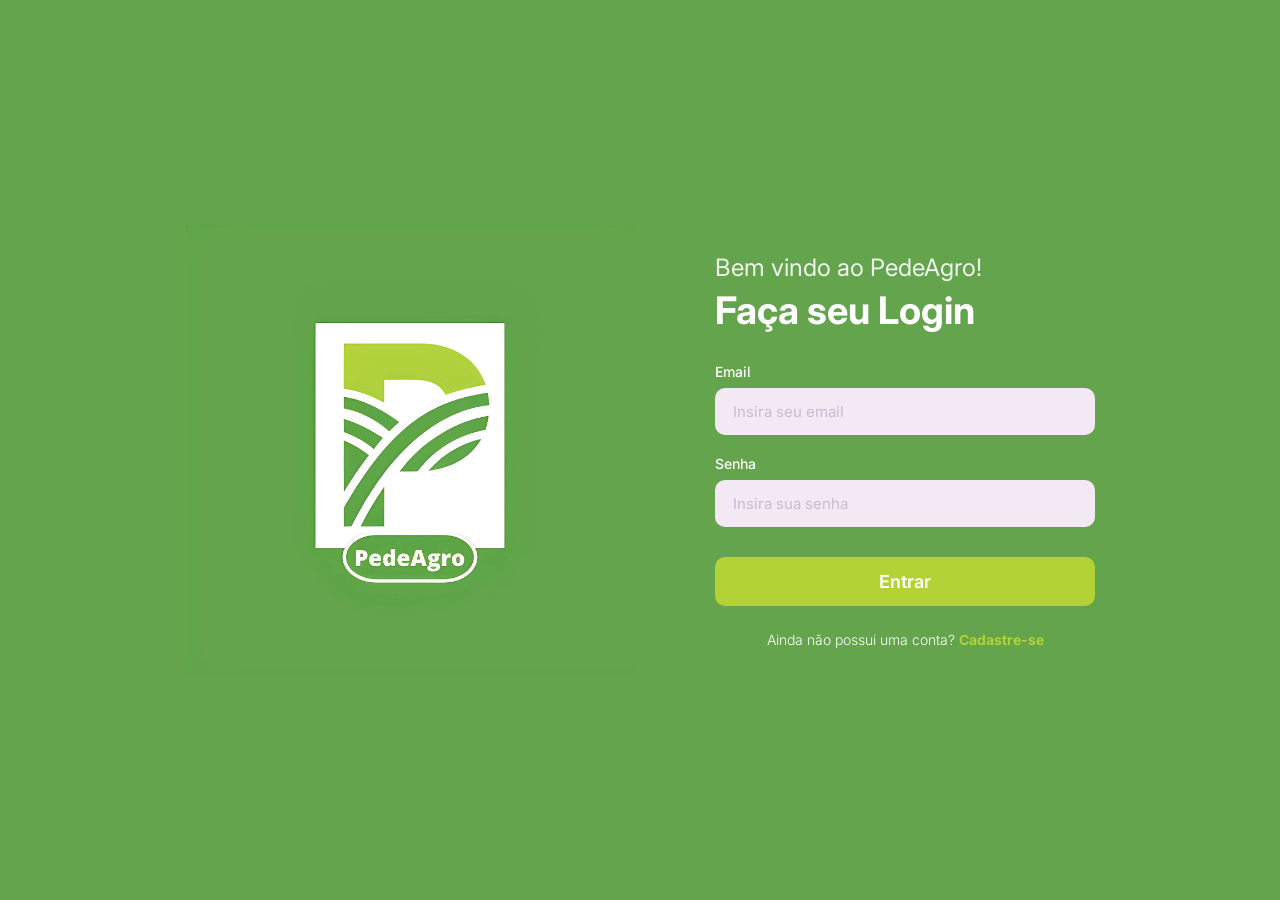
<file: PedeAgro/login.html>
<!DOCTYPE html>
<html lang="pt-br">
<head>
    <meta charset="UTF-8">
    <meta name="viewport" content="width=device-width, initial-scale=1.0">
    <title>PedeAgro - Login</title>
    <!-- Fontes e Ícones -->
    <link href="https://fonts.googleapis.com/css2?family=Inter:wght@300;400;500;600;700&display=swap" rel="stylesheet">
    <link href="https://cdnjs.cloudflare.com/ajax/libs/font-awesome/6.0.0/css/all.min.css" rel="stylesheet">
    <link rel="stylesheet" href="login.css">
</head>
<body>

    <div id="login-screen">
        <div class="login-wrapper">
            
            <!-- Lado Esquerdo: Logo Realizada -->
            <div class="login-logo-side">
                <img src="Logo 1.png" alt="Logo PedeAgro" class="main-logo-img">
            </div>

            <!-- Lado Direito: Formulário -->
            <div class="login-form-side">
                <h2>Bem vindo ao PedeAgro!</h2>
                <h1>Faça seu Login</h1>
                
                <form action="telainicial.html">
                    <div class="form-group">
                        <label>Email</label>
                        <input type="email" placeholder="Insira seu email" class="login-input" required>
                    </div>
                    
                    <div class="form-group">
                        <label>Senha</label>
                        <input type="password" placeholder="Insira sua senha" class="login-input" required>
                    </div>
                    
                    <button type="submit" class="btn-entrar">Entrar</button>
                    
                    <p class="signup-text">
                        Ainda não possui uma conta? <a href="#">Cadastre-se</a>
                    </p>
                </form>
            </div>
        </div>
    </div>

</body>
</html>
</file>
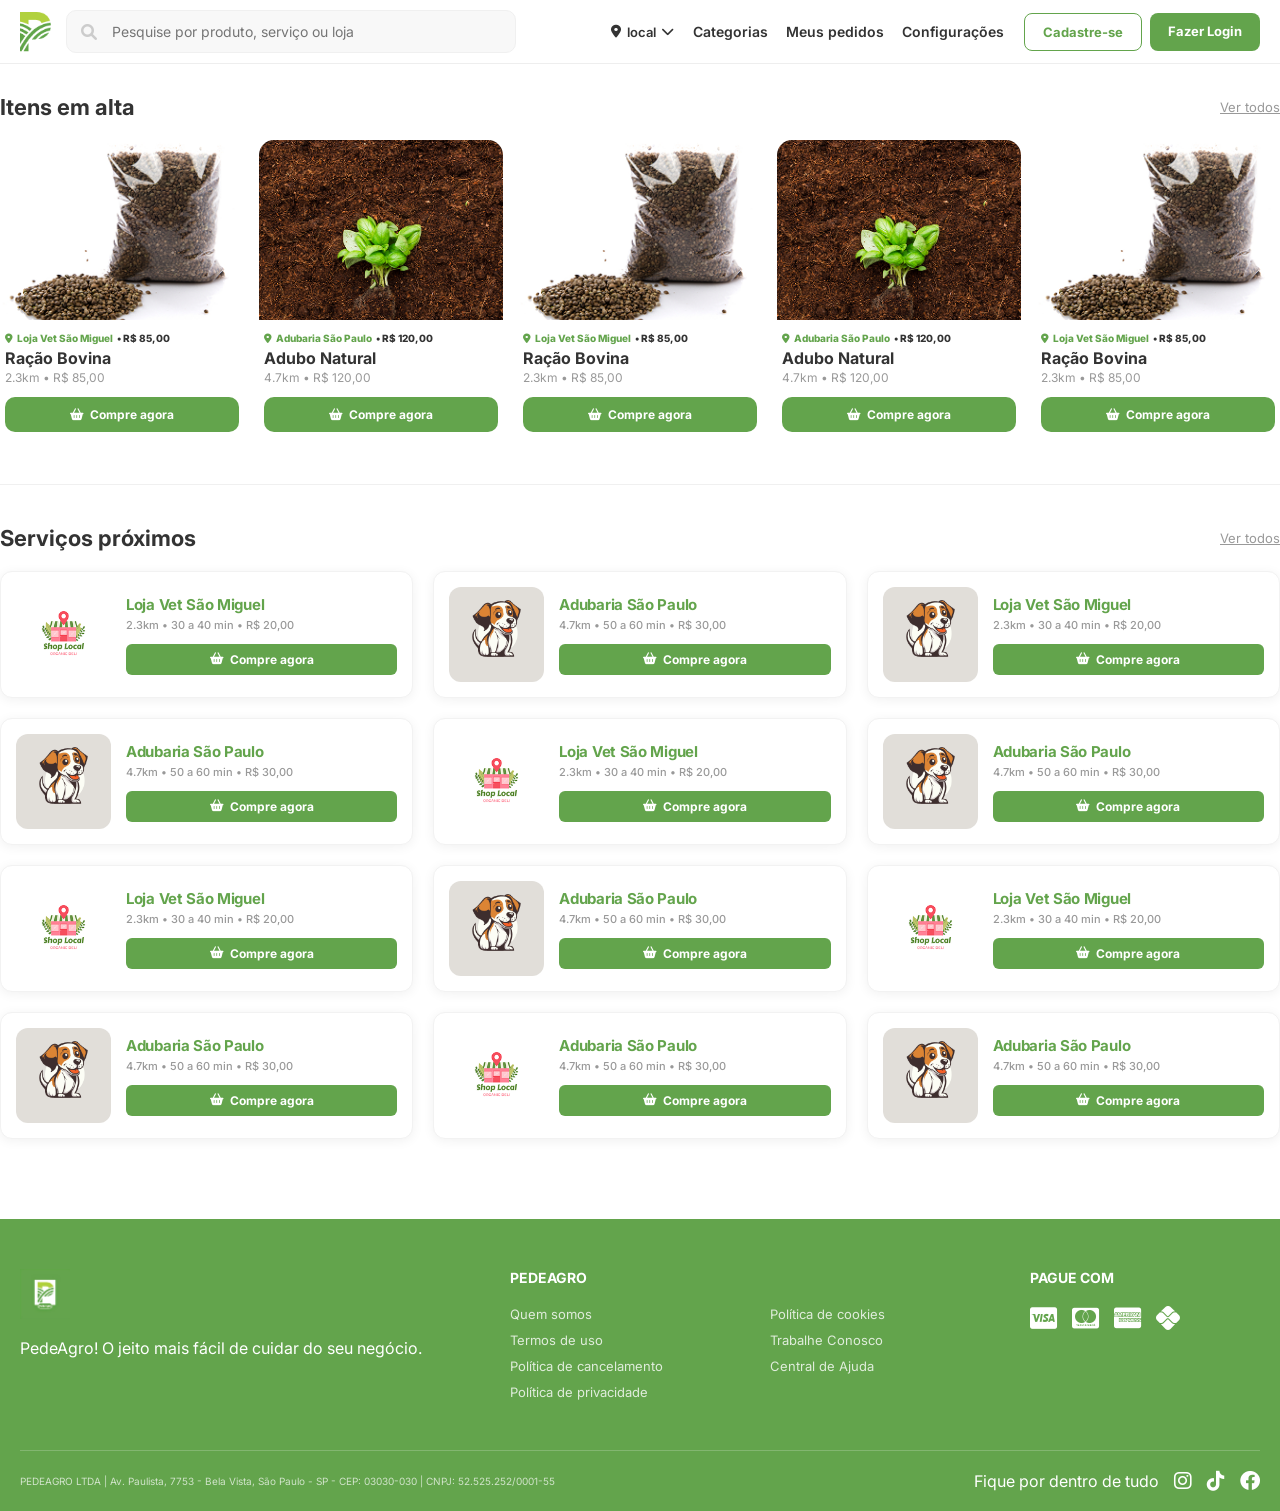
<file: PedeAgro/telainicial.html>
<!DOCTYPE html>
<html lang="pt-br">
<head>
    <meta charset="UTF-8">
    <meta name="viewport" content="width=device-width, initial-scale=1.0">
    <title>PedeAgro - Início</title>
    <!-- Fontes e Ícones -->
    <link href="https://fonts.googleapis.com/css2?family=Inter:wght@300;400;500;600;700&display=swap" rel="stylesheet">
    <link href="https://cdnjs.cloudflare.com/ajax/libs/font-awesome/6.0.0/css/all.min.css" rel="stylesheet">
    <link rel="stylesheet" href="telainicial.css">
</head>
<body>

    <header class="header">
        <div class="container header-content">
            <div class="header-left">
                <!-- Usando a logo carregada -->
                <img src="LOGO.png" alt="Logo" class="header-logo">
                <div class="search-bar">
                    <i class="fa fa-search"></i>
                    <input type="text" placeholder="Pesquise por produto, serviço ou loja">
                </div>
            </div>

            <div class="header-right">
                <button class="location-btn">
                    <i class="fa fa-map-marker-alt"></i> local <i class="fa fa-chevron-down"></i>
                </button>
                <nav class="nav-links">
                    <a href="#">Categorias</a>
                    <a href="#">Meus pedidos</a>
                    <a href="#">Configurações</a>
                </nav>
                <div class="header-auth-btns">
                    <button class="btn-outline">Cadastre-se</button>
                    <a href="login.html" class="btn-solid">Fazer Login</a>
                </div>
            </div>
        </div>
    </header>

    <main class="container main-content">
        <!-- Produtos em Alta -->
        <section>
            <div class="section-title">
                <h2>Itens em alta</h2>
                <a href="#" class="view-all">Ver todos</a>
            </div>
            
            <div class="products-grid">
                <!-- Card Produto 1 -->
                <div class="product-card">
                    <div class="product-image-container">
                        <img src="racaobovina.png" alt="Ração Bovina">
                    </div>
                    <div class="product-info">
                        <div class="product-location-tag">
                            <i class="fa fa-map-marker-alt"></i> Loja Vet São Miguel <span class="price-tag">• R$ 85,00</span>
                        </div>
                        <h3 class="product-name">Ração Bovina</h3>
                        <p class="product-meta">2.3km • R$ 85,00</p>
                        <button class="btn-buy">
                            <i class="fa fa-shopping-basket"></i> Compre agora
                        </button>
                    </div>
                </div>

                <!-- Card Produto 2 -->
                <div class="product-card">
                    <div class="product-image-container">
                        <img src="adubonatural.png" alt="Adubo Natural">
                    </div>
                    <div class="product-info">
                        <div class="product-location-tag">
                            <i class="fa fa-map-marker-alt"></i> Adubaria São Paulo <span class="price-tag">• R$ 120,00</span>
                        </div>
                        <h3 class="product-name">Adubo Natural</h3>
                        <p class="product-meta">4.7km • R$ 120,00</p>
                        <button class="btn-buy">
                            <i class="fa fa-shopping-basket"></i> Compre agora
                        </button>
                    </div>
                </div>

                <!-- Card Produto 3 -->
                <div class="product-card">
                    <div class="product-image-container">
                        <img src="racaobovina.png" alt="Ração Bovina">
                    </div>
                    <div class="product-info">
                        <div class="product-location-tag">
                            <i class="fa fa-map-marker-alt"></i> Loja Vet São Miguel <span class="price-tag">• R$ 85,00</span>
                        </div>
                        <h3 class="product-name">Ração Bovina</h3>
                        <p class="product-meta">2.3km • R$ 85,00</p>
                        <button class="btn-buy">
                            <i class="fa fa-shopping-basket"></i> Compre agora
                        </button>
                    </div>
                </div>

                <!-- Card Produto 4 -->
                <div class="product-card">
                    <div class="product-image-container">
                        <img src="adubonatural.png" alt="Adubo Natural">
                    </div>
                    <div class="product-info">
                        <div class="product-location-tag">
                            <i class="fa fa-map-marker-alt"></i> Adubaria São Paulo <span class="price-tag">• R$ 120,00</span>
                        </div>
                        <h3 class="product-name">Adubo Natural</h3>
                        <p class="product-meta">4.7km • R$ 120,00</p>
                        <button class="btn-buy">
                            <i class="fa fa-shopping-basket"></i> Compre agora
                        </button>
                    </div>
                </div>

                <!-- Card Produto 5 -->
                <div class="product-card">
                    <div class="product-image-container">
                        <img src="racaobovina.png" alt="Ração Bovina">
                    </div>
                    <div class="product-info">
                        <div class="product-location-tag">
                            <i class="fa fa-map-marker-alt"></i> Loja Vet São Miguel <span class="price-tag">• R$ 85,00</span>
                        </div>
                        <h3 class="product-name">Ração Bovina</h3>
                        <p class="product-meta">2.3km • R$ 85,00</p>
                        <button class="btn-buy">
                            <i class="fa fa-shopping-basket"></i> Compre agora
                        </button>
                    </div>
                </div>
            </div>
        </section>

        <hr class="separator">

        <!-- Serviços Próximos -->
        <section>
            <div class="section-title">
                <h2>Serviços próximos</h2>
                <a href="#" class="view-all">Ver todos</a>
            </div>

            <div class="services-grid">
                
                <!-- COLOQUE SUAS FOTOS NOS LINKS "src" ABAIXO -->

                <!-- Serviço 1 -->
                <div class="service-card">
                    <div class="service-icon-container">
                        <img src="lojavet.png" alt="Foto da Loja">
                    </div>
                    <div class="service-info">
                        <h4>Loja Vet São Miguel</h4>
                        <p class="service-meta">2.3km • 30 a 40 min • R$ 20,00</p>
                        <button class="btn-buy-small">
                            <i class="fa fa-shopping-basket"></i> Compre agora
                        </button>
                    </div>
                </div>

                <!-- Serviço 2 -->
                <div class="service-card">
                    <div class="service-icon-container">
                        <img src="adubariasp.png" alt="Foto da Adubaria">
                    </div>
                    <div class="service-info">
                        <h4>Adubaria São Paulo</h4>
                        <p class="service-meta">4.7km • 50 a 60 min • R$ 30,00</p>
                        <button class="btn-buy-small">
                            <i class="fa fa-shopping-basket"></i> Compre agora
                        </button>
                    </div>
                </div>

                <!-- Serviço 3 -->
                <div class="service-card">
                    <div class="service-icon-container">
                        <img src="adubariasp.png" alt="Foto da Loja">
                    </div>
                    <div class="service-info">
                        <h4>Loja Vet São Miguel</h4>
                        <p class="service-meta">2.3km • 30 a 40 min • R$ 20,00</p>
                        <button class="btn-buy-small">
                            <i class="fa fa-shopping-basket"></i> Compre agora
                        </button>
                    </div>
                </div>

                <!-- Serviço 4 -->
                <div class="service-card">
                    <div class="service-icon-container">
                        <img src="adubariasp.png" alt="Foto da Adubaria">
                    </div>
                    <div class="service-info">
                        <h4>Adubaria São Paulo</h4>
                        <p class="service-meta">4.7km • 50 a 60 min • R$ 30,00</p>
                        <button class="btn-buy-small">
                            <i class="fa fa-shopping-basket"></i> Compre agora
                        </button>
                    </div>
                </div>

                <!-- Serviço 5 -->
                <div class="service-card">
                    <div class="service-icon-container">
                        <img src="lojavet.png" alt="Foto da Loja">
                    </div>
                    <div class="service-info">
                        <h4>Loja Vet São Miguel</h4>
                        <p class="service-meta">2.3km • 30 a 40 min • R$ 20,00</p>
                        <button class="btn-buy-small">
                            <i class="fa fa-shopping-basket"></i> Compre agora
                        </button>
                    </div>
                </div>

                <!-- Serviço 6 -->
                <div class="service-card">
                    <div class="service-icon-container">
                        <img src="adubariasp.png" alt="Foto da Adubaria">
                    </div>
                    <div class="service-info">
                        <h4>Adubaria São Paulo</h4>
                        <p class="service-meta">4.7km • 50 a 60 min • R$ 30,00</p>
                        <button class="btn-buy-small">
                            <i class="fa fa-shopping-basket"></i> Compre agora
                        </button>
                    </div>
                </div>

                <!-- Serviço 7 -->
                <div class="service-card">
                    <div class="service-icon-container">
                        <img src="lojavet.png" alt="Foto da Loja">
                    </div>
                    <div class="service-info">
                        <h4>Loja Vet São Miguel</h4>
                        <p class="service-meta">2.3km • 30 a 40 min • R$ 20,00</p>
                        <button class="btn-buy-small">
                            <i class="fa fa-shopping-basket"></i> Compre agora
                        </button>
                    </div>
                </div>

                <!-- Serviço 8 -->
                <div class="service-card">
                    <div class="service-icon-container">
                        <img src="adubariasp.png" alt="Foto da Adubaria">
                    </div>
                    <div class="service-info">
                        <h4>Adubaria São Paulo</h4>
                        <p class="service-meta">4.7km • 50 a 60 min • R$ 30,00</p>
                        <button class="btn-buy-small">
                            <i class="fa fa-shopping-basket"></i> Compre agora
                        </button>
                    </div>
                </div>

                 <!-- Serviço 9 -->
                 <div class="service-card">
                    <div class="service-icon-container">
                        <img src="lojavet.png" alt="Foto da Loja">
                    </div>
                    <div class="service-info">
                        <h4>Loja Vet São Miguel</h4>
                        <p class="service-meta">2.3km • 30 a 40 min • R$ 20,00</p>
                        <button class="btn-buy-small">
                            <i class="fa fa-shopping-basket"></i> Compre agora
                        </button>
                    </div>
                </div>

                <!-- Serviço 10 -->
                <div class="service-card">
                    <div class="service-icon-container">
                        <img src="adubariasp.png" alt="Foto da Adubaria">
                    </div>
                    <div class="service-info">
                        <h4>Adubaria São Paulo</h4>
                        <p class="service-meta">4.7km • 50 a 60 min • R$ 30,00</p>
                        <button class="btn-buy-small">
                            <i class="fa fa-shopping-basket"></i> Compre agora
                        </button>
                    </div>
                </div>

                <!-- Serviço 11 -->
                <div class="service-card">
                    <div class="service-icon-container">
                        <img src="lojavet.png" alt="Foto da Adubaria">
                    </div>
                    <div class="service-info">
                        <h4>Adubaria São Paulo</h4>
                        <p class="service-meta">4.7km • 50 a 60 min • R$ 30,00</p>
                        <button class="btn-buy-small">
                            <i class="fa fa-shopping-basket"></i> Compre agora
                        </button>
                    </div>
                </div>

                <!-- Serviço 12 -->
                <div class="service-card">
                    <div class="service-icon-container">
                        <img src="adubariasp.png" alt="Foto da Adubaria">
                    </div>
                    <div class="service-info">
                        <h4>Adubaria São Paulo</h4>
                        <p class="service-meta">4.7km • 50 a 60 min • R$ 30,00</p>
                        <button class="btn-buy-small">
                            <i class="fa fa-shopping-basket"></i> Compre agora
                        </button>
                    </div>
                </div>

            </div>
        </section>
    </main>

    <footer class="footer">
        <div class="container">
            <div class="footer-grid">
                <div class="footer-logo-area">
                    <img src="Logo 1.png" alt="Logo" class="footer-logo">
                    <p>PedeAgro! O jeito mais fácil de cuidar do seu negócio.</p>
                </div>
                
                <div class="footer-col">
                    <h4>PedeAgro</h4>
                    <ul>
                        <li>Quem somos</li>
                        <li>Termos de uso</li>
                        <li>Política de cancelamento</li>
                        <li>Política de privacidade</li>
                    </ul>
                </div>

                <div class="footer-col">
                    <h4 style="visibility: hidden;">Links</h4>
                    <ul>
                        <li>Política de cookies</li>
                        <li>Trabalhe Conosco</li>
                        <li>Central de Ajuda</li>
                    </ul>
                </div>

                <div class="footer-col">
                    <h4>Pague com</h4>
                    <div class="payment-methods">
                        <i class="fab fa-cc-visa"></i>
                        <i class="fab fa-cc-mastercard"></i>
                        <i class="fab fa-cc-amex"></i>
                        <i class="fab fa-pix"></i>
                    </div>
                </div>
            </div>

            <div class="footer-bottom">
                <div class="legal-info">
                    PEDEAGRO LTDA | Av. Paulista, 7753 - Bela Vista, São Paulo - SP - CEP: 03030-030 | CNPJ: 52.525.252/0001-55
                </div>
                <div class="social-area">
                    <span>Fique por dentro de tudo</span>
                    <div class="social-icons">
                        <i class="fab fa-instagram"></i>
                        <i class="fab fa-tiktok"></i>
                        <i class="fab fa-facebook"></i>
                    </div>
                </div>
            </div>
        </div>
    </footer>

</body>
</html>
</file>
<file: PedeAgro/login.css>
:root {
    --pedeagro-green: #63A44C;
    --pedeagro-light-green: #B2D235;
    --input-bg: #F3E9F5;
    --input-placeholder: #CDB9D1;
    --white: #FFFFFF;
    --text-gray: #666666;
}

* {
    box-sizing: border-box;
    margin: 0;
    padding: 0;
    font-family: 'Inter', sans-serif;
}

#login-screen {
    background-color: var(--pedeagro-green);
    min-height: 100vh;
    display: flex;
    align-items: center;
    justify-content: center;
    padding: 20px;
}

.login-wrapper {
    display: flex;
    flex-direction: row;
    align-items: center;
    justify-content: center;
    gap: 80px; /* Ajustado para aproximar como na foto */
    max-width: 1100px;
    width: 100%;
}

.login-logo-side {
    display: flex;
    flex-direction: column;
    align-items: center;
    justify-content: center;
}

/* Estilização da Logo Imagem */
.main-logo-img {
    max-width: 450px; /* Tamanho proporcional à imagem enviada */
    height: auto;
    display: block;
}

.login-form-side {
    color: var(--white);
    max-width: 380px;
    width: 100%;
}

.login-form-side h2 {
    font-size: 24px;
    font-weight: 400;
    margin-bottom: 5px;
    opacity: 0.9;
}

.login-form-side h1 {
    font-size: 38px;
    font-weight: 700;
    margin-bottom: 30px;
}

.form-group {
    margin-bottom: 20px;
}

.form-group label {
    display: block;
    font-size: 14px;
    margin-bottom: 8px;
    font-weight: 500;
}

.login-input {
    width: 100%;
    background-color: var(--input-bg);
    border: none;
    border-radius: 10px;
    padding: 14px 18px;
    color: var(--text-gray);
    font-size: 15px;
    outline: none;
}

.login-input::placeholder {
    color: var(--input-placeholder);
}

.btn-entrar {
    width: 100%;
    background-color: var(--pedeagro-light-green);
    color: var(--white);
    border: none;
    border-radius: 10px;
    padding: 14px;
    font-size: 18px;
    font-weight: 600;
    cursor: pointer;
    margin-top: 10px;
    transition: background 0.3s;
}

.btn-entrar:hover {
    filter: brightness(1.1);
}

.signup-text {
    text-align: center;
    margin-top: 25px;
    font-size: 14px;
    font-weight: 300;
}

.signup-text a {
    color: var(--pedeagro-light-green);
    font-weight: 700;
    text-decoration: none;
}

@media (max-width: 900px) {
    .login-wrapper {
        flex-direction: column;
        gap: 40px;
        text-align: center;
    }
    .main-logo-img {
        max-width: 280px;
    }
}
</file>
<file: PedeAgro/telainicial.css>
:root {
    --pedeagro-green: #63A44C;
    --pedeagro-light-green: #B2D235;
    --white: #FFFFFF;
    --text-dark: #333333;
    --text-light: #999999;
    --bg-gray: #f9f9f9;
}

* {
    box-sizing: border-box;
    margin: 0;
    padding: 0;
    font-family: 'Inter', sans-serif;
}

body {
    background-color: var(--white);
    color: var(--text-dark);
}

.container {
    max-width: 1300px;
    margin: 0 auto;
    padding: 0 20px;
}

/* --- HEADER --- */
.header {
    border-bottom: 1px solid #eeeeee;
    padding: 10px 0;
    position: sticky;
    top: 0;
    background: white;
    z-index: 1000;
}

.header-content {
    display: flex;
    align-items: center;
    justify-content: space-between;
    gap: 15px;
}

.header-left {
    display: flex;
    align-items: center;
    gap: 15px;
    flex: 1;
}

.header-logo {
    height: 40px;
    width: auto;
}

.search-bar {
    position: relative;
    max-width: 450px;
    width: 100%;
}

.search-bar i {
    position: absolute;
    left: 15px;
    top: 50%;
    transform: translateY(-50%);
    color: #cccccc;
}

.search-bar input {
    width: 100%;
    padding: 12px 12px 12px 45px;
    background: #f8f8f8;
    border: 1px solid #f0f0f0;
    border-radius: 10px;
    font-size: 14px;
    outline: none;
}

.header-right {
    display: flex;
    align-items: center;
    gap: 20px;
}

.location-btn {
    font-size: 13px;
    font-weight: 600;
    background: none;
    border: none;
    display: flex;
    align-items: center;
    gap: 6px;
    cursor: pointer;
    color: var(--text-dark);
}

.nav-links {
    display: flex;
    gap: 18px;
}

.nav-links a {
    text-decoration: none;
    font-size: 14px;
    font-weight: 600;
    color: var(--text-dark);
}

.header-auth-btns {
    display: flex;
    gap: 8px;
}

.btn-outline {
    padding: 10px 18px;
    border: 1px solid var(--pedeagro-green);
    color: var(--pedeagro-green);
    border-radius: 8px;
    font-size: 13px;
    background: none;
    font-weight: 700;
    cursor: pointer;
}

.btn-solid {
    padding: 10px 18px;
    background-color: var(--pedeagro-green);
    color: white;
    border: none;
    border-radius: 8px;
    font-size: 13px;
    font-weight: 700;
    cursor: pointer;
    text-decoration: none;
}

/* --- MAIN CONTENT --- */
.main-content {
    padding: 30px 0;
}

.section-title {
    display: flex;
    justify-content: space-between;
    align-items: center;
    margin-bottom: 20px;
}

.section-title h2 {
    font-size: 22px;
    font-weight: 700;
}

.view-all {
    font-size: 13px;
    color: var(--text-light);
    text-decoration: underline;
}

.separator {
    border: none;
    border-top: 1px solid #f0f0f0;
    margin: 40px 0;
}

/* --- GRID PRODUTOS --- */
.products-grid {
    display: grid;
    grid-template-columns: repeat(5, 1fr);
    gap: 15px;
}

.product-card {
    border-radius: 15px;
    overflow: hidden;
    background: white;
    transition: transform 0.2s;
}

.product-image-container {
    width: 100%;
    height: 180px;
    background: var(--bg-gray);
    overflow: hidden;
}

.product-image-container img {
    width: 100%;
    height: 100%;
    object-fit: cover;
}

.product-info {
    padding: 12px 5px;
}

.product-location-tag {
    color: var(--pedeagro-green);
    font-size: 10px;
    font-weight: 800;
    margin-bottom: 4px;
    display: flex;
    align-items: center;
    gap: 4px;
}

.price-tag {
    color: var(--text-dark);
}

.product-name {
    font-size: 16px;
    font-weight: 700;
    margin-bottom: 2px;
}

.product-meta {
    font-size: 12px;
    color: var(--text-light);
    margin-bottom: 12px;
}

.btn-buy {
    width: 100%;
    background-color: var(--pedeagro-green);
    color: white;
    border: none;
    padding: 10px;
    border-radius: 10px;
    font-weight: 700;
    font-size: 12px;
    cursor: pointer;
    display: flex;
    align-items: center;
    justify-content: center;
    gap: 6px;
}

/* --- GRID SERVIÇOS --- */
.services-grid {
    display: grid;
    grid-template-columns: repeat(3, 1fr);
    gap: 20px;
}

.service-card {
    display: flex;
    align-items: center;
    gap: 15px;
    padding: 15px;
    border-radius: 12px;
    background-color: #ffffff;
    box-shadow: 0 2px 12px rgba(0, 0, 0, 0.06);
    border: 1px solid #f2f2f2;
    transition: transform 0.2s, box-shadow 0.2s;
}

.service-card:hover {
    transform: translateY(-2px);
    box-shadow: 0 4px 15px rgba(0, 0, 0, 0.1);
}

.service-icon-container {
    width: 95px; /* Aumentado um pouquinho para as fotos reais ficarem melhores */
    height: 95px;
    border-radius: 12px; /* Cantos um pouco mais suaves */
    background-color: #f0f0f0;
    flex-shrink: 0;
    overflow: hidden;
}

.service-icon-container img {
    width: 100%;
    height: 100%;
    object-fit: cover;
}

.service-info {
    flex: 1;
    display: flex;
    flex-direction: column;
}

.service-info h4 {
    font-size: 15px;
    color: var(--pedeagro-green);
    font-weight: 700;
    margin-bottom: 4px;
    letter-spacing: -0.3px;
}

.service-meta {
    font-size: 11px;
    color: var(--text-light);
    margin-bottom: 12px;
    font-weight: 500;
}

.btn-buy-small {
    width: 100%;
    background-color: var(--pedeagro-green);
    color: white;
    border: none;
    padding: 8px 15px;
    border-radius: 6px;
    font-size: 12px;
    font-weight: 700;
    cursor: pointer;
    display: flex;
    align-items: center;
    justify-content: center;
    gap: 6px;
    transition: background 0.2s;
}

.btn-buy-small:hover {
    background-color: #63A44C;
}

/* --- FOOTER --- */
.footer {
    background-color: var(--pedeagro-green);
    color: white;
    padding: 50px 0 20px;
    margin-top: 50px;
}

.footer-logo {
    height: 50px;
    
    margin-bottom: 15px;
}

.footer-grid {
    display: grid;
    grid-template-columns: 2fr 1fr 1fr 1fr;
    gap: 30px;
    margin-bottom: 40px;
}

.footer-col h4 {
    font-size: 14px;
    text-transform: uppercase;
    margin-bottom: 20px;
}

.footer-col ul {
    list-style: none;
}

.footer-col li {
    font-size: 13px;
    margin-bottom: 10px;
    opacity: 0.8;
}

.payment-methods {
    display: flex;
    gap: 15px;
    font-size: 24px;
}

.footer-bottom {
    border-top: 1px solid rgba(255,255,255,0.2);
    padding-top: 20px;
    display: flex;
    justify-content: space-between;
    align-items: center;
}

.legal-info {
    font-size: 10px;
    opacity: 0.7;
}

.social-area {
    display: flex;
    align-items: center;
    gap: 15px;
}

.social-icons {
    display: flex;
    gap: 15px;
    font-size: 20px;
}

/* --- RESPONSIVIDADE --- */
@media (max-width: 1100px) {
    .products-grid { grid-template-columns: repeat(3, 1fr); }
    .services-grid { grid-template-columns: repeat(2, 1fr); }
}

@media (max-width: 768px) {
    .products-grid { grid-template-columns: repeat(2, 1fr); }
    .services-grid { grid-template-columns: 1fr; }
    .header-right .nav-links { display: none; }
}
</file>
